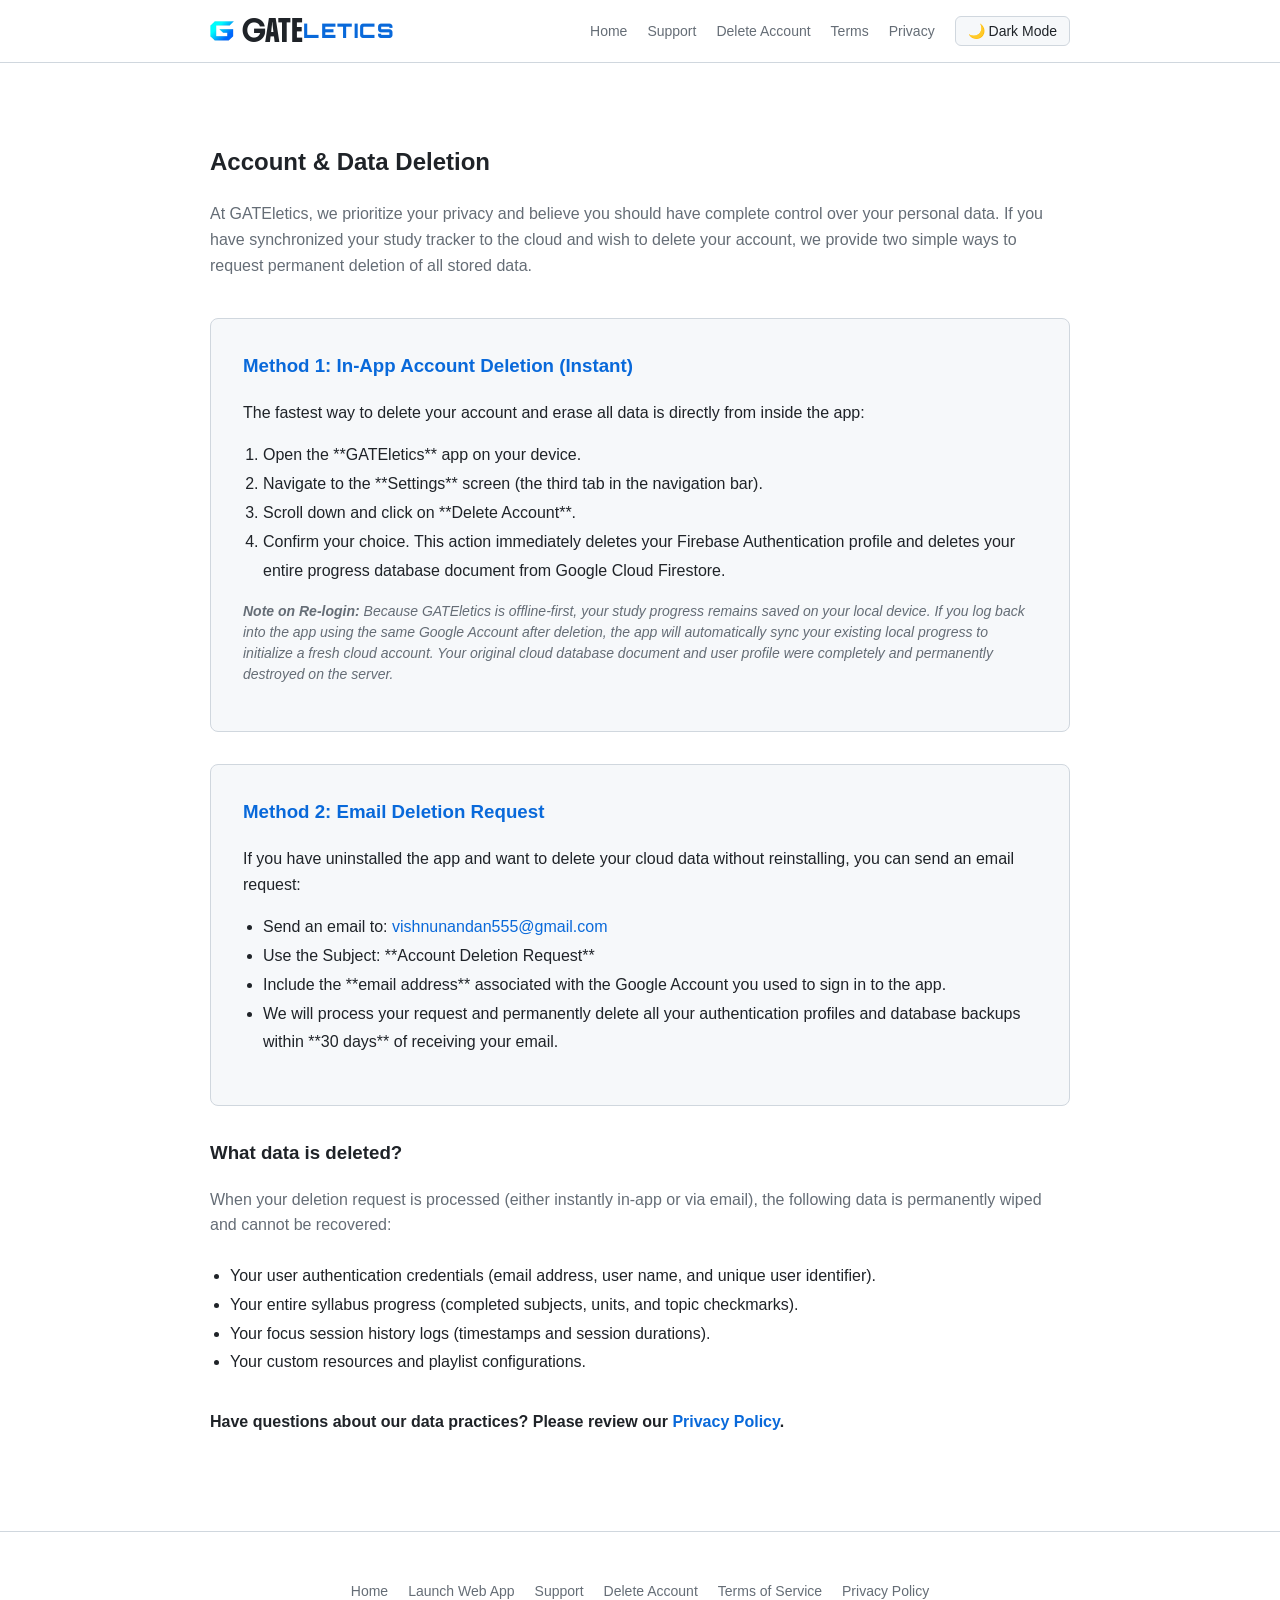
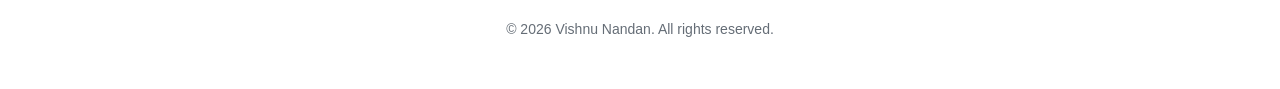
<file: docs/delete-account.html>
<!DOCTYPE html>
<html lang="en">

<head>
  <script>
    // Apply theme immediately to prevent flashing
    (function () {
      const savedTheme = localStorage.getItem('theme');
      if (savedTheme) {
        document.documentElement.setAttribute('data-theme', savedTheme);
      } else {
        const systemPrefersDark = window.matchMedia('(prefers-color-scheme: dark)').matches;
        document.documentElement.setAttribute('data-theme', systemPrefersDark ? 'dark' : 'light');
      }
    })();
  </script>
  <meta charset="UTF-8">
  <meta name="viewport" content="width=device-width, initial-scale=1.0">
  <meta name="description" content="Request account and data deletion for GATEletics.">
  <title>Account Deletion Instructions - GATEletics</title>
  <link rel="stylesheet" href="style.css">
  <link rel="preconnect" href="https://fonts.googleapis.com">
  <link rel="preconnect" href="https://fonts.gstatic.com" crossorigin>
  <link href="https://fonts.googleapis.com/css2?family=Boldonse&family=Orbitron:wght@400..900&display=swap" rel="stylesheet">
</head>

<body>
  <header>
    <div class="nav-container">
      <a href="index.html" class="logo">
        <img src="logo_trans_cropped.png" alt="GATEletics Logo" class="logo-img">
        <span class="logo-text"><span class="logo-gate">GATE</span><span class="logo-letics">LETICS</span></span>
      </a>
      <div class="nav-controls">
        <div class="nav-links">
          <a href="index.html">Home</a>
          <a href="support.html">Support</a>
          <a href="delete-account.html">Delete Account</a>
          <a href="terms.html">Terms</a>
          <a href="privacy.html">Privacy</a>
        </div>
        <button id="theme-toggle" class="theme-toggle">🌙 Dark</button>
      </div>
    </div>
  </header>

  <div class="container">
    <section style="margin-bottom: 40px;">
      <h2>Account & Data Deletion</h2>
      <p style="color: var(--text-muted); line-height: 1.6;">At GATEletics, we prioritize your privacy and believe you should have complete control over your personal data. If you have synchronized your study tracker to the cloud and wish to delete your account, we provide two simple ways to request permanent deletion of all stored data.</p>
    </section>

    <div style="background-color: var(--card-bg); border: 1px solid var(--border-color); padding: 32px; border-radius: 8px; margin-bottom: 32px;">
      <h3 style="margin-top: 0; color: var(--accent-color);">Method 1: In-App Account Deletion (Instant)</h3>
      <p>The fastest way to delete your account and erase all data is directly from inside the app:</p>
      <ol style="padding-left: 20px; line-height: 1.8; color: var(--text-main);">
        <li>Open the **GATEletics** app on your device.</li>
        <li>Navigate to the **Settings** screen (the third tab in the navigation bar).</li>
        <li>Scroll down and click on **Delete Account**.</li>
        <li>Confirm your choice. This action immediately deletes your Firebase Authentication profile and deletes your entire progress database document from Google Cloud Firestore.</li>
      </ol>
      <p style="margin-top: 16px; font-size: 14px; color: var(--text-muted); font-style: italic; line-height: 1.5;">
        <strong>Note on Re-login:</strong> Because GATEletics is offline-first, your study progress remains saved on your local device. If you log back into the app using the same Google Account after deletion, the app will automatically sync your existing local progress to initialize a fresh cloud account. Your original cloud database document and user profile were completely and permanently destroyed on the server.
      </p>
    </div>

    <div style="background-color: var(--card-bg); border: 1px solid var(--border-color); padding: 32px; border-radius: 8px; margin-bottom: 32px;">
      <h3 style="margin-top: 0; color: var(--accent-color);">Method 2: Email Deletion Request</h3>
      <p>If you have uninstalled the app and want to delete your cloud data without reinstalling, you can send an email request:</p>
      <ul style="padding-left: 20px; line-height: 1.8; color: var(--text-main);">
        <li>Send an email to: <a href="mailto:vishnunandan555@gmail.com" style="color: var(--accent-color); text-decoration: none;">vishnunandan555@gmail.com</a></li>
        <li>Use the Subject: **Account Deletion Request**</li>
        <li>Include the **email address** associated with the Google Account you used to sign in to the app.</li>
        <li>We will process your request and permanently delete all your authentication profiles and database backups within **30 days** of receiving your email.</li>
      </ul>
    </div>

    <h3>What data is deleted?</h3>
    <p style="color: var(--text-muted); line-height: 1.6; margin-bottom: 24px;">When your deletion request is processed (either instantly in-app or via email), the following data is permanently wiped and cannot be recovered:</p>
    <ul style="padding-left: 20px; line-height: 1.8; color: var(--text-main); margin-bottom: 32px;">
      <li>Your user authentication credentials (email address, user name, and unique user identifier).</li>
      <li>Your entire syllabus progress (completed subjects, units, and topic checkmarks).</li>
      <li>Your focus session history logs (timestamps and session durations).</li>
      <li>Your custom resources and playlist configurations.</li>
    </ul>

    <p style="font-weight: 600; color: var(--text-main);">Have questions about our data practices? Please review our <a href="privacy.html" style="color: var(--accent-color); text-decoration: none;">Privacy Policy</a>.</p>
  </div>

  <footer>
    <div class="footer-links">
      <a href="index.html">Home</a>
      <a href="https://gateletics.vercel.app/" target="_blank">Launch Web App</a>
      <a href="support.html">Support</a>
      <a href="delete-account.html">Delete Account</a>
      <a href="terms.html">Terms of Service</a>
      <a href="privacy.html">Privacy Policy</a>
    </div>
    <div class="copyright">&copy; 2026 Vishnu Nandan. All rights reserved.</div>
  </footer>

  <script>
    // Theme Toggle Handler
    const themeToggle = document.getElementById('theme-toggle');
    themeToggle.addEventListener('click', () => {
      const currentTheme = document.documentElement.getAttribute('data-theme');
      const newTheme = currentTheme === 'dark' ? 'light' : 'dark';
      document.documentElement.setAttribute('data-theme', newTheme);
      localStorage.setItem('theme', newTheme);
      updateToggleText(newTheme);
    });

    function updateToggleText(theme) {
      themeToggle.innerHTML = theme === 'dark' ? '☀️ Light Mode' : '🌙 Dark Mode';
    }
    updateToggleText(document.documentElement.getAttribute('data-theme'));
  </script>
</body>

</html>
</file>
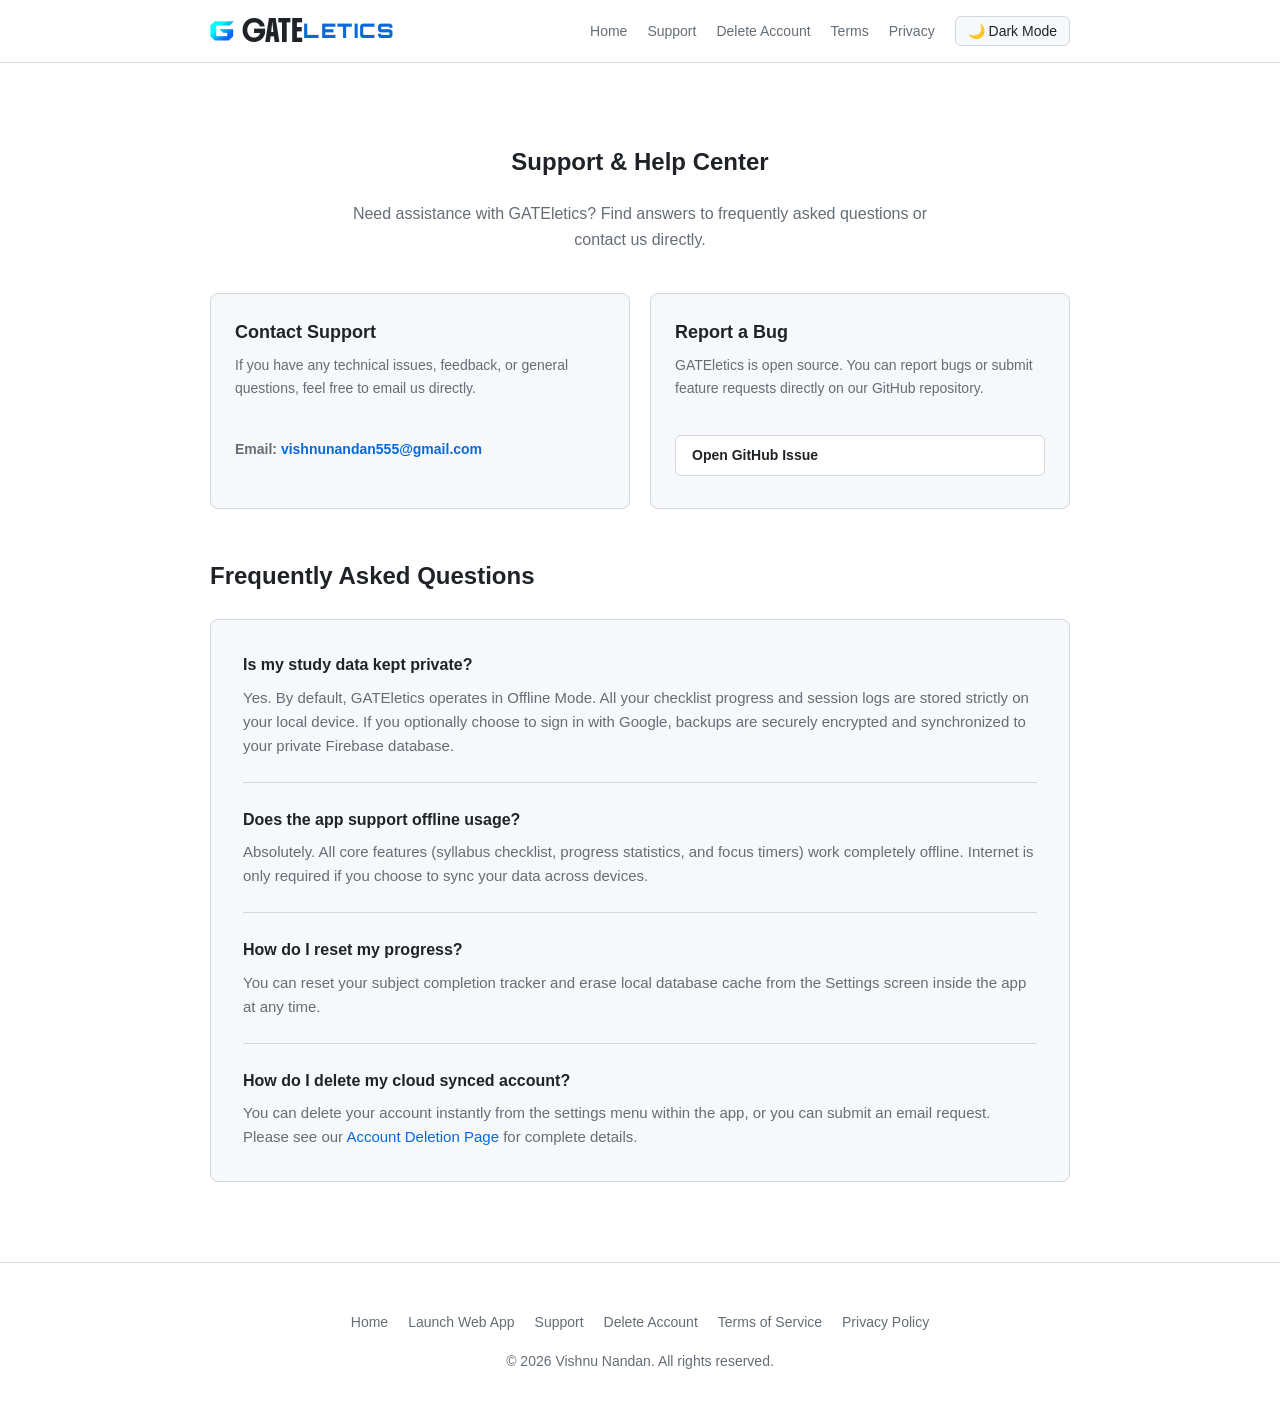
<file: docs/support.html>
<!DOCTYPE html>
<html lang="en">

<head>
  <script>
    // Apply theme immediately to prevent flashing
    (function () {
      const savedTheme = localStorage.getItem('theme');
      if (savedTheme) {
        document.documentElement.setAttribute('data-theme', savedTheme);
      } else {
        const systemPrefersDark = window.matchMedia('(prefers-color-scheme: dark)').matches;
        document.documentElement.setAttribute('data-theme', systemPrefersDark ? 'dark' : 'light');
      }
    })();
  </script>
  <meta charset="UTF-8">
  <meta name="viewport" content="width=device-width, initial-scale=1.0">
  <meta name="description" content="Support and Help Center for GATEletics.">
  <title>Support & Help Center - GATEletics</title>
  <link rel="stylesheet" href="style.css">
  <link rel="preconnect" href="https://fonts.googleapis.com">
  <link rel="preconnect" href="https://fonts.gstatic.com" crossorigin>
  <link href="https://fonts.googleapis.com/css2?family=Boldonse&family=Orbitron:wght@400..900&display=swap" rel="stylesheet">
</head>

<body>
  <header>
    <div class="nav-container">
      <a href="index.html" class="logo">
        <img src="logo_trans_cropped.png" alt="GATEletics Logo" class="logo-img">
        <span class="logo-text"><span class="logo-gate">GATE</span><span class="logo-letics">LETICS</span></span>
      </a>
      <div class="nav-controls">
        <div class="nav-links">
          <a href="index.html">Home</a>
          <a href="support.html">Support</a>
          <a href="delete-account.html">Delete Account</a>
          <a href="terms.html">Terms</a>
          <a href="privacy.html">Privacy</a>
        </div>
        <button id="theme-toggle" class="theme-toggle">🌙 Dark</button>
      </div>
    </div>
  </header>

  <div class="container">
    <section style="text-align: center; margin-bottom: 40px;">
      <h2>Support & Help Center</h2>
      <p style="color: var(--text-muted); max-width: 600px; margin: 0 auto;">Need assistance with GATEletics? Find answers to frequently asked questions or contact us directly.</p>
    </section>

    <div class="grid" style="margin-bottom: 48px;">
      <div class="card">
        <h3>Contact Support</h3>
        <p>If you have any technical issues, feedback, or general questions, feel free to email us directly.</p>
        <p style="font-weight: 600; margin-top: 16px;">
          Email: <a href="mailto:vishnunandan555@gmail.com" style="color: var(--accent-color); text-decoration: none;">vishnunandan555@gmail.com</a>
        </p>
      </div>

      <div class="card">
        <h3>Report a Bug</h3>
        <p>GATEletics is open source. You can report bugs or submit feature requests directly on our GitHub repository.</p>
        <a href="https://github.com/vishnunandan555/gateletics/issues" target="_blank" class="btn-secondary" style="margin-top: 16px; display: inline-block;">
          Open GitHub Issue
        </a>
      </div>
    </div>

    <h2>Frequently Asked Questions</h2>
    <div style="background-color: var(--card-bg); border: 1px solid var(--border-color); padding: 32px; border-radius: 8px; margin-top: 24px; display: flex; flex-direction: column; gap: 24px;">
      <div>
        <h4 style="margin: 0 0 8px 0; font-size: 16px; color: var(--text-main);">Is my study data kept private?</h4>
        <p style="margin: 0; color: var(--text-muted); font-size: 15px;">Yes. By default, GATEletics operates in Offline Mode. All your checklist progress and session logs are stored strictly on your local device. If you optionally choose to sign in with Google, backups are securely encrypted and synchronized to your private Firebase database.</p>
      </div>

      <hr style="border: 0; border-top: 1px solid var(--border-color); margin: 0;" />

      <div>
        <h4 style="margin: 0 0 8px 0; font-size: 16px; color: var(--text-main);">Does the app support offline usage?</h4>
        <p style="margin: 0; color: var(--text-muted); font-size: 15px;">Absolutely. All core features (syllabus checklist, progress statistics, and focus timers) work completely offline. Internet is only required if you choose to sync your data across devices.</p>
      </div>

      <hr style="border: 0; border-top: 1px solid var(--border-color); margin: 0;" />

      <div>
        <h4 style="margin: 0 0 8px 0; font-size: 16px; color: var(--text-main);">How do I reset my progress?</h4>
        <p style="margin: 0; color: var(--text-muted); font-size: 15px;">You can reset your subject completion tracker and erase local database cache from the Settings screen inside the app at any time.</p>
      </div>

      <hr style="border: 0; border-top: 1px solid var(--border-color); margin: 0;" />

      <div>
        <h4 style="margin: 0 0 8px 0; font-size: 16px; color: var(--text-main);">How do I delete my cloud synced account?</h4>
        <p style="margin: 0; color: var(--text-muted); font-size: 15px;">You can delete your account instantly from the settings menu within the app, or you can submit an email request. Please see our <a href="delete-account.html" style="color: var(--accent-color); text-decoration: none;">Account Deletion Page</a> for complete details.</p>
      </div>
    </div>
  </div>

  <footer>
    <div class="footer-links">
      <a href="index.html">Home</a>
      <a href="https://gateletics.vercel.app/" target="_blank">Launch Web App</a>
      <a href="support.html">Support</a>
      <a href="delete-account.html">Delete Account</a>
      <a href="terms.html">Terms of Service</a>
      <a href="privacy.html">Privacy Policy</a>
    </div>
    <div class="copyright">&copy; 2026 Vishnu Nandan. All rights reserved.</div>
  </footer>

  <script>
    // Theme Toggle Handler
    const themeToggle = document.getElementById('theme-toggle');
    themeToggle.addEventListener('click', () => {
      const currentTheme = document.documentElement.getAttribute('data-theme');
      const newTheme = currentTheme === 'dark' ? 'light' : 'dark';
      document.documentElement.setAttribute('data-theme', newTheme);
      localStorage.setItem('theme', newTheme);
      updateToggleText(newTheme);
    });

    function updateToggleText(theme) {
      themeToggle.innerHTML = theme === 'dark' ? '☀️ Light Mode' : '🌙 Dark Mode';
    }
    updateToggleText(document.documentElement.getAttribute('data-theme'));
  </script>
</body>

</html>
</file>
<file: docs/style.css>
:root {
  /* Default: Light Mode */
  --bg-color: #ffffff;
  --text-main: #1f2328;
  --text-muted: #656d76;
  --card-bg: #f6f8fa;
  --border-color: #d0d7de;
  --accent-color: #0969da;
  --accent-hover: #0550ae;
  --btn-text: #ffffff;
}

[data-theme="dark"] {
  --bg-color: #0d1117;
  --text-main: #e6edf3;
  --text-muted: #808b96;
  --card-bg: #161b22;
  --border-color: #30363d;
  --accent-color: #2f81f7;
  --accent-hover: #58a6ff;
  --btn-text: #ffffff;
}

* {
  box-sizing: border-box;
}

body {
  background-color: var(--bg-color);
  color: var(--text-main);
  font-family: -apple-system, BlinkMacSystemFont, "Segoe UI", Helvetica, Arial, sans-serif, "Apple Color Emoji", "Segoe UI Emoji";
  margin: 0;
  padding: 0;
  line-height: 1.6;
  font-size: 16px;
  transition: background-color 0.2s, color 0.2s;
}

header {
  border-bottom: 1px solid var(--border-color);
  padding: 16px 0;
  position: sticky;
  top: 0;
  background-color: var(--bg-color);
  z-index: 100;
  transition: background-color 0.2s;
}

.nav-container {
  max-width: 900px;
  margin: 0 auto;
  padding: 0 20px;
  display: flex;
  justify-content: space-between;
  align-items: center;
}

.logo {
  font-size: 20px;
  font-weight: 700;
  color: var(--text-main);
  text-decoration: none;
  display: flex;
  align-items: center;
  gap: 8px;
}

.logo-img {
  width: 24px;
  height: 24px;
  object-fit: contain;
}

.logo-text {
  display: flex;
  align-items: center;
}

.logo-gate {
  font-family: 'Boldonse', sans-serif;
  font-weight: 400;
  line-height: 1;
}

.logo-letics {
  color: var(--accent-color);
  font-family: 'Orbitron', sans-serif;
  font-weight: 900;
  letter-spacing: 1.5px;
  line-height: 1;
}

.nav-controls {
  display: flex;
  align-items: center;
  gap: 20px;
}

.nav-links {
  display: flex;
  gap: 20px;
}

.nav-links a {
  color: var(--text-muted);
  text-decoration: none;
  font-size: 14px;
  font-weight: 500;
  transition: color 0.2s;
}

.nav-links a:hover {
  color: var(--accent-color);
}

/* Theme Toggle Button */
.theme-toggle {
  background: none;
  border: 1px solid var(--border-color);
  padding: 6px 12px;
  border-radius: 6px;
  cursor: pointer;
  color: var(--text-main);
  font-size: 14px;
  font-weight: 500;
  display: flex;
  align-items: center;
  gap: 6px;
  background-color: var(--card-bg);
  transition: background-color 0.2s, border-color 0.2s;
}

.theme-toggle:hover {
  background-color: var(--border-color);
}

.container {
  max-width: 900px;
  margin: 0 auto;
  padding: 40px 20px 80px 20px;
}

/* Hero Section */
.hero {
  text-align: center;
  padding: 60px 0;
  border-bottom: 1px solid var(--border-color);
}

.hero h1 {
  font-size: 40px;
  font-weight: 800;
  margin: 0 0 16px 0;
  letter-spacing: -0.5px;
  display: flex;
  justify-content: center;
  align-items: center;
}

.hero p {
  max-width: 640px;
  margin: 0 auto 32px auto;
  color: var(--text-muted);
  font-size: 18px;
  line-height: 1.5;
}

.btn-primary {
  display: inline-flex;
  align-items: center;
  gap: 8px;
  background-color: var(--accent-color);
  color: var(--btn-text);
  font-weight: 600;
  font-size: 15px;
  padding: 10px 24px;
  border-radius: 6px;
  text-decoration: none;
  transition: background-color 0.2s;
}

.btn-primary:hover {
  background-color: var(--accent-hover);
}

/* Document / Section Title */
h2 {
  font-size: 24px;
  font-weight: 700;
  margin-top: 40px;
  margin-bottom: 20px;
}

/* Feature & Download Cards */
.grid {
  display: grid;
  grid-template-columns: repeat(auto-fit, minmax(260px, 1fr));
  gap: 20px;
  margin-top: 24px;
}

.card {
  background-color: var(--card-bg);
  border: 1px solid var(--border-color);
  border-radius: 8px;
  padding: 24px;
  display: flex;
  flex-direction: column;
  height: 100%;
}

.card h3 {
  font-size: 18px;
  font-weight: 600;
  margin-top: 0;
  margin-bottom: 8px;
}

.card p {
  color: var(--text-muted);
  font-size: 14px;
  margin: 0 0 20px 0;
  flex-grow: 1;
}

.btn-secondary {
  display: inline-flex;
  align-items: center;
  justify-content: center;
  gap: 6px;
  background-color: var(--bg-color);
  border: 1px solid var(--border-color);
  color: var(--text-main);
  font-weight: 600;
  font-size: 14px;
  padding: 8px 16px;
  border-radius: 6px;
  text-decoration: none;
  transition: background-color 0.2s, border-color 0.2s;
  margin-bottom: 8px;
}

.btn-secondary:hover {
  background-color: var(--card-bg);
  border-color: var(--text-muted);
}

.card-link {
  font-size: 13px;
  color: var(--accent-color);
  text-decoration: none;
}

.card-link:hover {
  text-decoration: underline;
}

/* Steps section */
.step {
  display: flex;
  gap: 16px;
  margin-bottom: 24px;
}

.step-number {
  font-size: 18px;
  font-weight: 700;
  color: var(--accent-color);
  flex-shrink: 0;
}

.step-content h3 {
  font-size: 16px;
  font-weight: 600;
  margin: 0 0 4px 0;
}

.step-content p {
  font-size: 14px;
  color: var(--text-muted);
  margin: 0;
}

/* Document styling */
.doc-card {
  background-color: var(--card-bg);
  border: 1px solid var(--border-color);
  border-radius: 8px;
  padding: 32px;
}

.loader {
  text-align: center;
  color: var(--text-muted);
  padding: 20px 0;
}

#content h1 {
  font-size: 28px;
  font-weight: 700;
  margin-top: 0;
  margin-bottom: 12px;
}

#content h2 {
  font-size: 18px;
  font-weight: 600;
  margin-top: 32px;
  margin-bottom: 12px;
  border-bottom: 1px solid var(--border-color);
  padding-bottom: 6px;
}

#content p, #content li {
  color: var(--text-muted);
  font-size: 15px;
  margin-bottom: 12px;
}

#content ul {
  padding-left: 20px;
  margin-bottom: 16px;
}

#content strong {
  color: var(--text-main);
}

#content code {
  font-family: monospace;
  background: var(--border-color);
  padding: 2px 4px;
  border-radius: 4px;
  font-size: 14px;
}

#content a {
  color: var(--accent-color);
  text-decoration: none;
}

#content a:hover {
  text-decoration: underline;
}

/* Footer */
footer {
  border-top: 1px solid var(--border-color);
  padding: 48px 20px;
  text-align: center;
}

.footer-links {
  display: flex;
  justify-content: center;
  gap: 20px;
  margin-bottom: 16px;
}

.footer-links a {
  color: var(--text-muted);
  text-decoration: none;
  font-size: 14px;
}

.footer-links a:hover {
  color: var(--accent-color);
}

.copyright {
  color: var(--text-muted);
  font-size: 14px;
}

/* Platform Download Cards Header Layout */
.card-header-layout {
  display: flex;
  align-items: center;
  gap: 12px;
  margin-bottom: 16px;
}

.card-header-layout h3 {
  margin: 0 !important;
}

.card-icon {
  width: 28px;
  height: 28px;
  object-fit: contain;
}

/* Markdown styling inside release body */
#release-body h1, #release-body h2, #release-body h3, #release-body h4 {
  color: var(--accent-color);
  margin-top: 16px;
  margin-bottom: 8px;
}
#release-body ul, #release-body ol {
  padding-left: 20px;
  margin-top: 8px;
  margin-bottom: 8px;
}
#release-body li {
  margin-bottom: 4px;
}
#release-body code {
  background-color: var(--card-bg);
  border: 1px solid var(--border-color);
  padding: 2px 6px;
  border-radius: 4px;
  font-family: monospace;
}
#release-body a {
  color: var(--accent-color);
  text-decoration: underline;
}
#release-body a:hover {
  color: var(--accent-hover);
}

/* =========================================================================
   Responsive Design (Mobile / Tablet)
   ========================================================================= */
@media (max-width: 768px) {
  header {
    padding: 12px 0;
  }

  .nav-container {
    flex-direction: column;
    gap: 12px;
    align-items: center;
    padding: 0 16px;
  }

  .nav-controls {
    flex-direction: column;
    width: 100%;
    gap: 12px;
    align-items: center;
  }

  .nav-links {
    flex-wrap: wrap;
    justify-content: center;
    gap: 8px 16px;
    width: 100%;
  }

  .nav-links a {
    font-size: 13px;
  }

  .theme-toggle {
    width: 100%;
    max-width: 160px;
    justify-content: center;
    padding: 8px 12px;
  }

  .container {
    padding: 24px 16px 60px 16px;
  }

  .hero {
    padding: 32px 0;
  }

  .hero h1 {
    font-size: 32px;
  }

  .hero p {
    font-size: 15px;
  }

  h2 {
    font-size: 20px;
    margin-top: 32px;
    margin-bottom: 16px;
  }

  .grid {
    grid-template-columns: 1fr;
    gap: 16px;
  }

  .card {
    padding: 16px;
  }

  .doc-card {
    padding: 20px 16px;
  }

  #content h1 {
    font-size: 24px;
  }

  #content h2 {
    font-size: 16px;
    margin-top: 24px;
  }

  .footer-links {
    flex-wrap: wrap;
    gap: 10px 16px;
    justify-content: center;
  }
}
</file>
